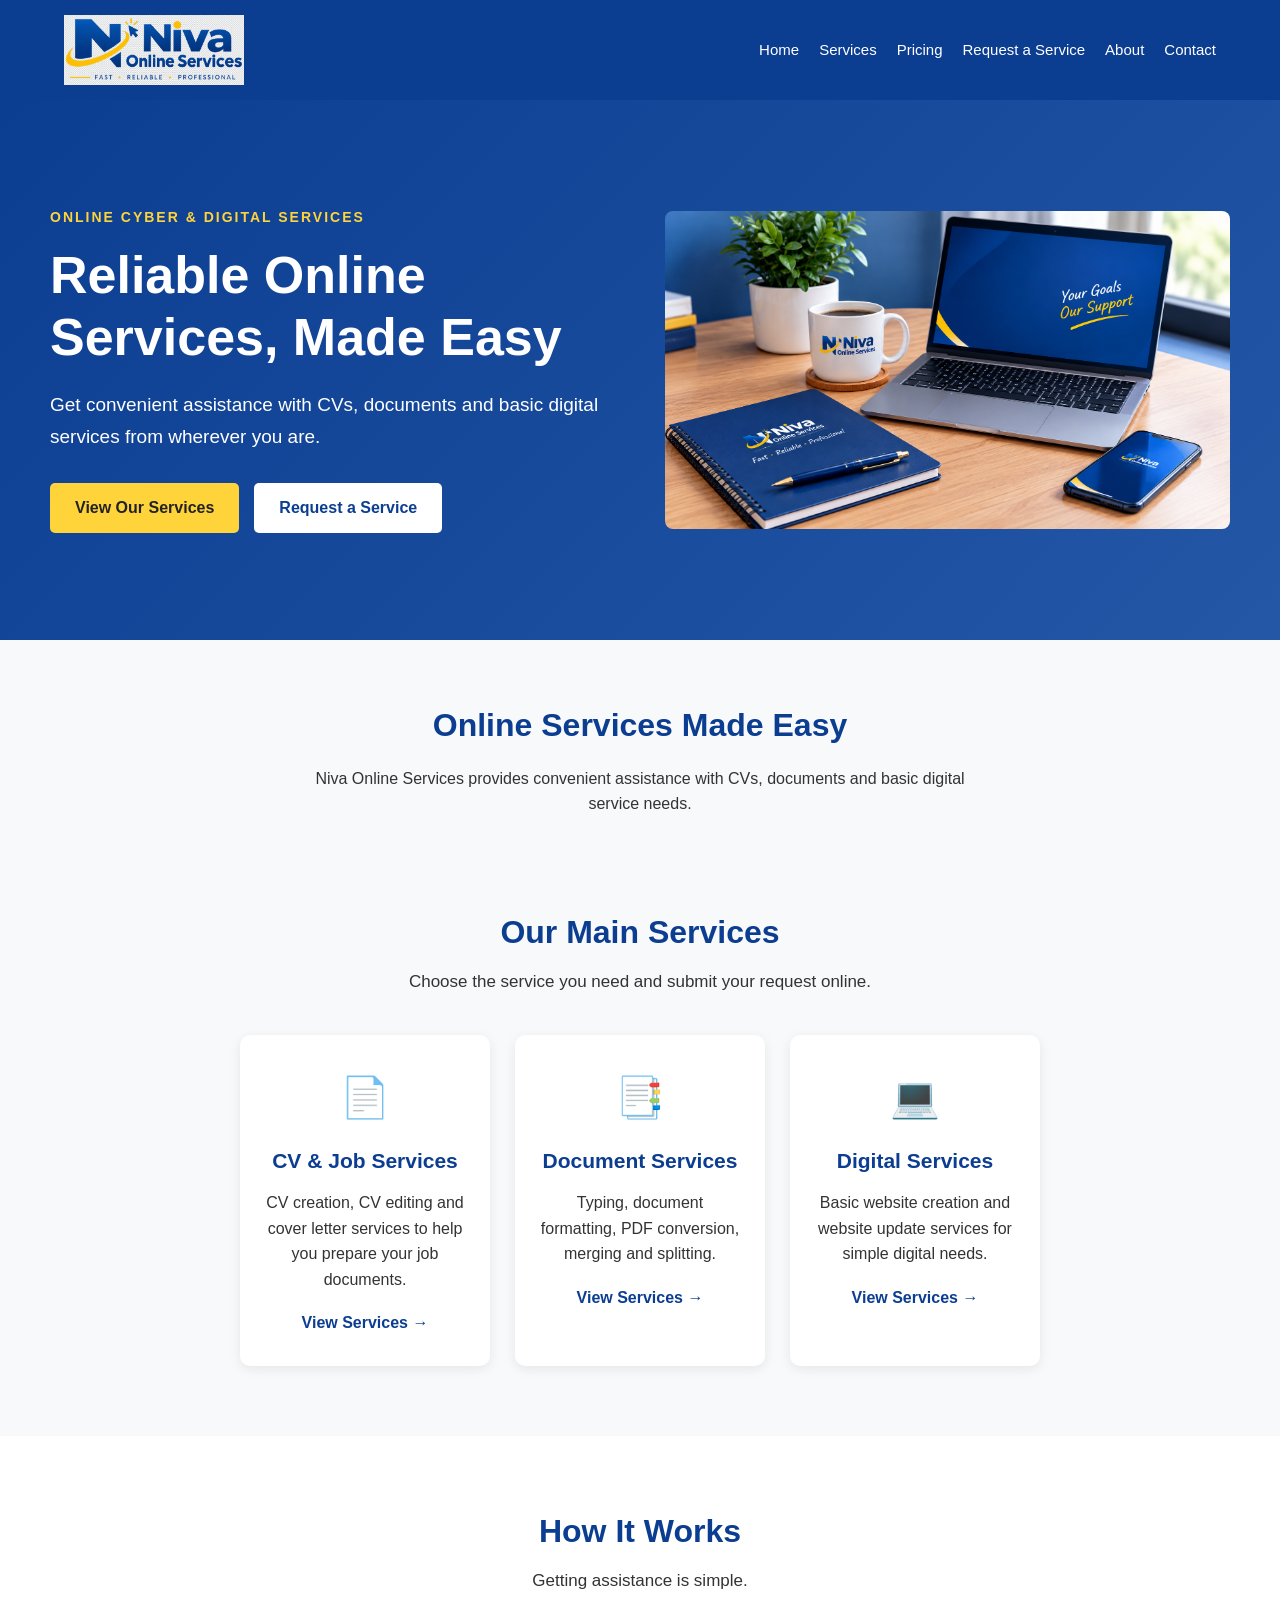
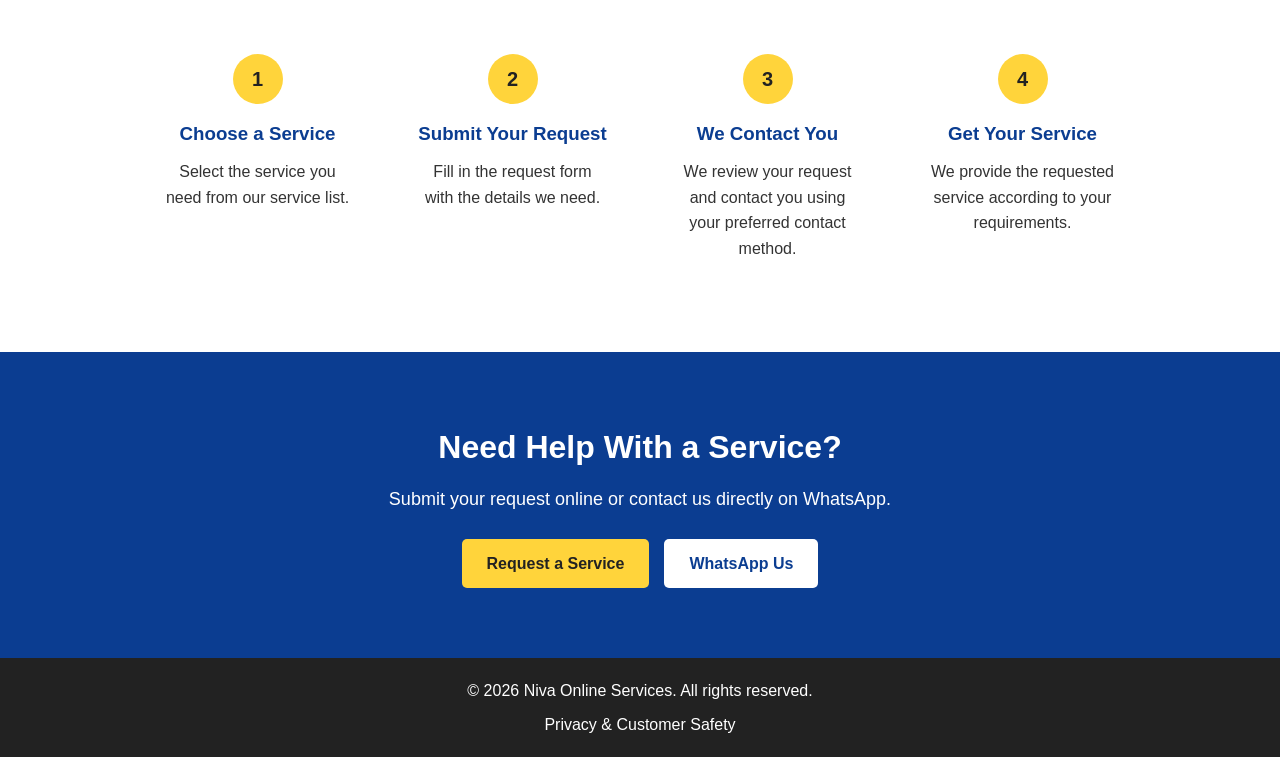
<file: index.html>
<!DOCTYPE html>

<html lang="en">
<head>
    <meta charset="UTF-8">
    <meta name="viewport" content="width=device-width, initial-scale=1.0">


<title>Niva Online Services | Online Cyber & Digital Services</title>

<link rel="stylesheet" href="css/style.css">


</head>

<body>

<header>
    <nav class="navbar">

    <div class="logo">
        <img
            src="images/NIVASERVICES(1).png"
            alt="Niva Online Services"
        >
    </div>

    <ul class="nav-links">
        <li><a href="index.html">Home</a></li>
        <li><a href="services.html">Services</a></li>
        <li><a href="pricing.html">Pricing</a></li>
        <li><a href="request.html">Request a Service</a></li>
        <li><a href="about.html">About</a></li>
        <li><a href="contact.html">Contact</a></li>
    </ul>

</nav>


</header>

<main>


<!-- Hero Section -->
<section class="hero">

    <div class="hero-content">

        <p class="hero-label">ONLINE CYBER & DIGITAL SERVICES</p>

        <h1>Reliable Online Services, Made Easy</h1>

        <p>
            Get convenient assistance with CVs, documents and basic digital
            services from wherever you are.
        </p>

        <div class="hero-buttons">

            <a href="services.html" class="btn btn-primary">
                View Our Services
            </a>

            <a href="request.html" class="btn btn-secondary">
                Request a Service
            </a>

        </div>

    </div>

    <div class="hero-visual">
        <img
            src="images/hero-image.png"
            alt="Niva Online Services workspace"
        >
    </div>

</section>


<!-- Introduction -->
<section class="intro">

    <h2>Online Services Made Easy</h2>

    <p>
        Niva Online Services provides convenient assistance with
        CVs, documents and basic digital service needs.
    </p>

</section>


<!-- Main Services -->
<section class="home-services">

    <div class="section-heading">

        <h2>Our Main Services</h2>

        <p>
            Choose the service you need and submit your request online.
        </p>

    </div>


    <div class="service-cards">

        <!-- CV & Job Services -->
        <div class="service-card">

            <div class="service-icon">📄</div>

            <h3>CV & Job Services</h3>

            <p>
                CV creation, CV editing and cover letter services
                to help you prepare your job documents.
            </p>

            <a href="services.html">
                View Services →
            </a>

        </div>


        <!-- Document Services -->
        <div class="service-card">

            <div class="service-icon">📑</div>

            <h3>Document Services</h3>

            <p>
                Typing, document formatting, PDF conversion,
                merging and splitting.
            </p>

            <a href="services.html">
                View Services →
            </a>

        </div>


        <!-- Digital Services -->
        <div class="service-card">

            <div class="service-icon">💻</div>

            <h3>Digital Services</h3>

            <p>
                Basic website creation and website update
                services for simple digital needs.
            </p>

            <a href="services.html">
                View Services →
            </a>

        </div>

    </div>

</section>


<!-- How It Works -->
<section class="how-it-works">

    <div class="section-heading">

        <h2>How It Works</h2>

        <p>
            Getting assistance is simple.
        </p>

    </div>


    <div class="steps">

        <div class="step">

            <div class="step-number">1</div>

            <h3>Choose a Service</h3>

            <p>
                Select the service you need from our service list.
            </p>

        </div>


        <div class="step">

            <div class="step-number">2</div>

            <h3>Submit Your Request</h3>

            <p>
                Fill in the request form with the details we need.
            </p>

        </div>


        <div class="step">

            <div class="step-number">3</div>

            <h3>We Contact You</h3>

            <p>
                We review your request and contact you using
                your preferred contact method.
            </p>

        </div>


        <div class="step">

            <div class="step-number">4</div>

            <h3>Get Your Service</h3>

            <p>
                We provide the requested service according to
                your requirements.
            </p>

        </div>

    </div>

</section>


<!-- Final Call to Action -->
<section class="home-cta">

    <h2>Need Help With a Service?</h2>

    <p>
        Submit your request online or contact us directly on WhatsApp.
    </p>

    <div class="hero-buttons">

        <a href="request.html" class="btn btn-primary">
            Request a Service
        </a>

        <a
            href="https://wa.me/254794745368?text=Hello%20Niva%20Online%20Services%2C%20I%20would%20like%20to%20enquire%20about%20your%20services."
            class="btn btn-secondary"
            target="_blank"
            rel="noopener noreferrer"
        >
            WhatsApp Us
        </a>

    </div>

</section>


</main>

<footer>


<p>
    &copy; 2026 Niva Online Services. All rights reserved.
</p>

<p class="footer-links">
    <a href="privacy.html">
        Privacy & Customer Safety
    </a>
</p>


</footer>

<script src="js/script.js"></script>

</body>
</html>
</file>
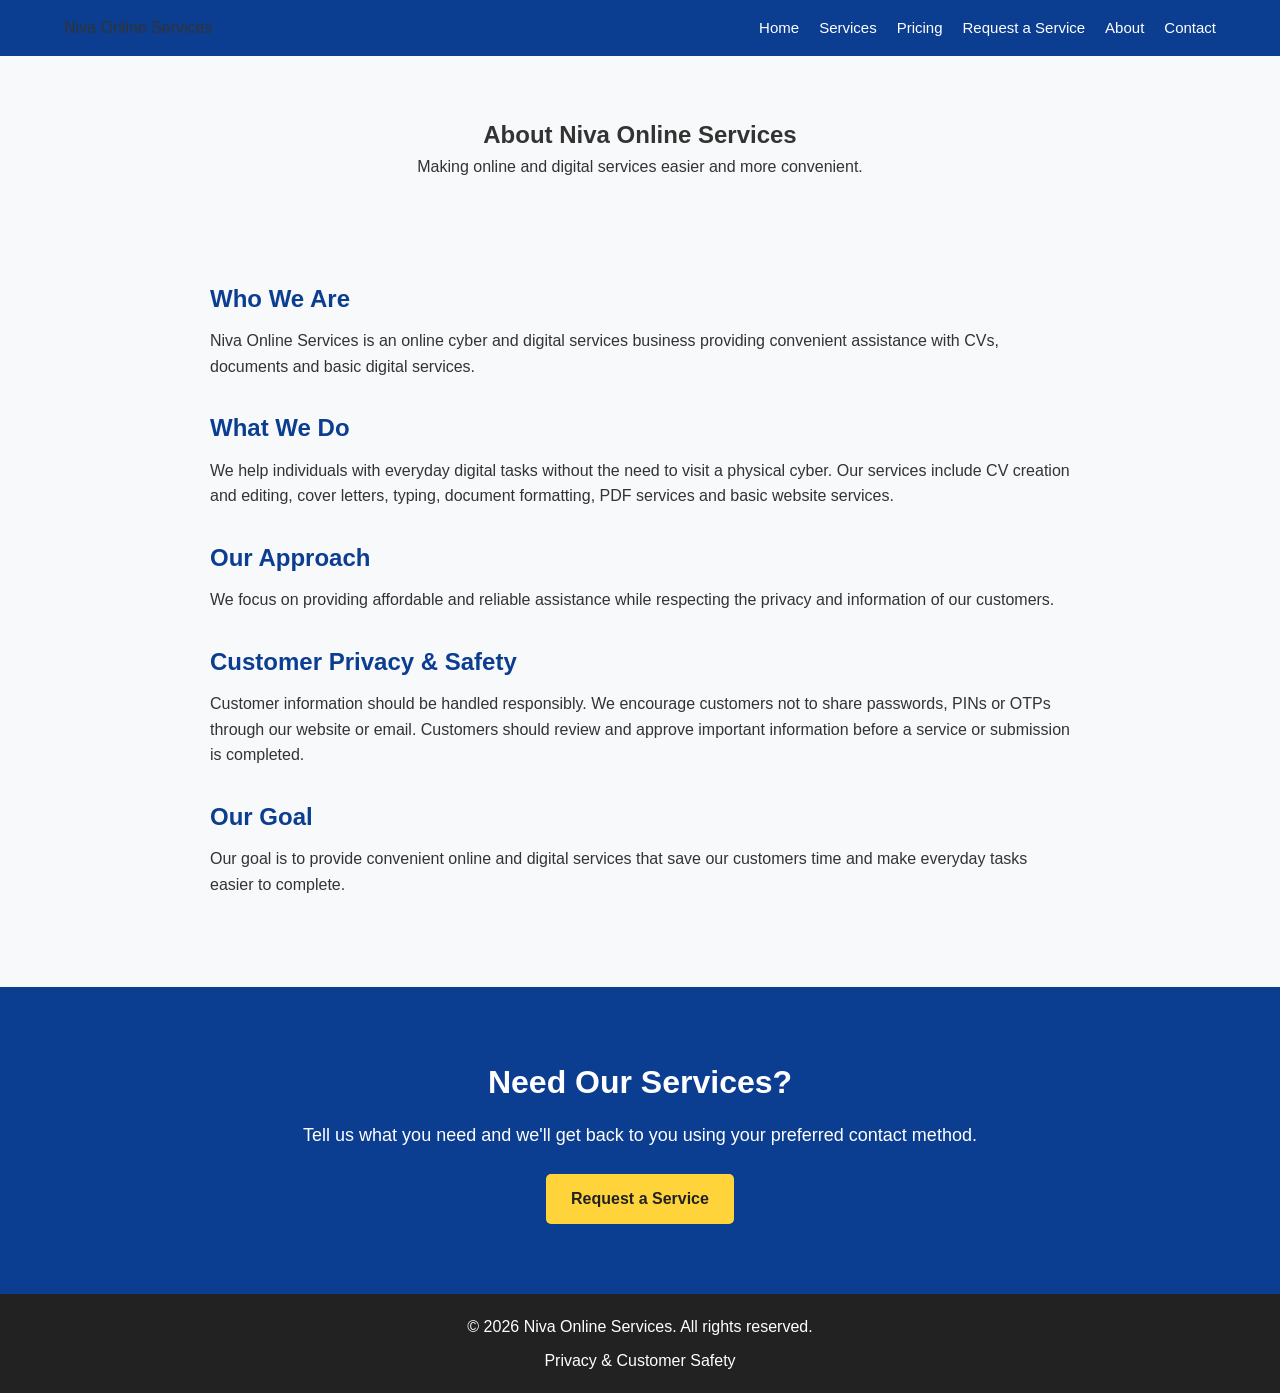
<file: about.html>
<!DOCTYPE html>
<html lang="en">
<head>
    <meta charset="UTF-8">
    <meta name="viewport" content="width=device-width, initial-scale=1.0">

    <title>About Us | Niva Online Services</title>

    <link rel="stylesheet" href="css/style.css">
</head>

<body>

    <header>
        <nav class="navbar">

            <div class="logo">
                Niva Online Services
            </div>

            <ul class="nav-links">
                <li><a href="index.html">Home</a></li>
                <li><a href="services.html">Services</a></li>
                <li><a href="pricing.html">Pricing</a></li>
                <li><a href="request.html">Request a Service</a></li>
                <li><a href="about.html">About</a></li>
                <li><a href="contact.html">Contact</a></li>
            </ul>

        </nav>
    </header>


    <main>

        <!-- Page Introduction -->
        <section class="intro">

            <h1>About Niva Online Services</h1>

            <p>
                Making online and digital services easier and more convenient.
            </p>

        </section>


        <!-- About Content -->
        <section class="about-content">

            <h2>Who We Are</h2>

            <p>
                Niva Online Services is an online cyber and digital services
                business providing convenient assistance with CVs, documents
                and basic digital services.
            </p>


            <h2>What We Do</h2>

            <p>
                We help individuals with everyday digital tasks without the
                need to visit a physical cyber. Our services include CV
                creation and editing, cover letters, typing, document
                formatting, PDF services and basic website services.
            </p>


            <h2>Our Approach</h2>

            <p>
                We focus on providing affordable and reliable assistance
                while respecting the privacy and information of our
                customers.
            </p>


            <h2>Customer Privacy & Safety</h2>

            <p>
                Customer information should be handled responsibly. We
                encourage customers not to share passwords, PINs or OTPs
                through our website or email. Customers should review and
                approve important information before a service or submission
                is completed.
            </p>


            <h2>Our Goal</h2>

            <p>
                Our goal is to provide convenient online and digital services
                that save our customers time and make everyday tasks easier
                to complete.
            </p>

        </section>


        <!-- Call to Action -->
        <section class="home-cta">

            <h2>Need Our Services?</h2>

            <p>
                Tell us what you need and we'll get back to you using
                your preferred contact method.
            </p>

            <a href="request.html" class="btn">
                Request a Service
            </a>

        </section>

    </main>


    <footer>

        <p>
            &copy; 2026 Niva Online Services. All rights reserved.
        </p>

        <p class="footer-links">
            <a href="privacy.html">
                Privacy & Customer Safety
            </a>
        </p>

    </footer>


    <script src="js/script.js"></script>

</body>
</html>
</file>
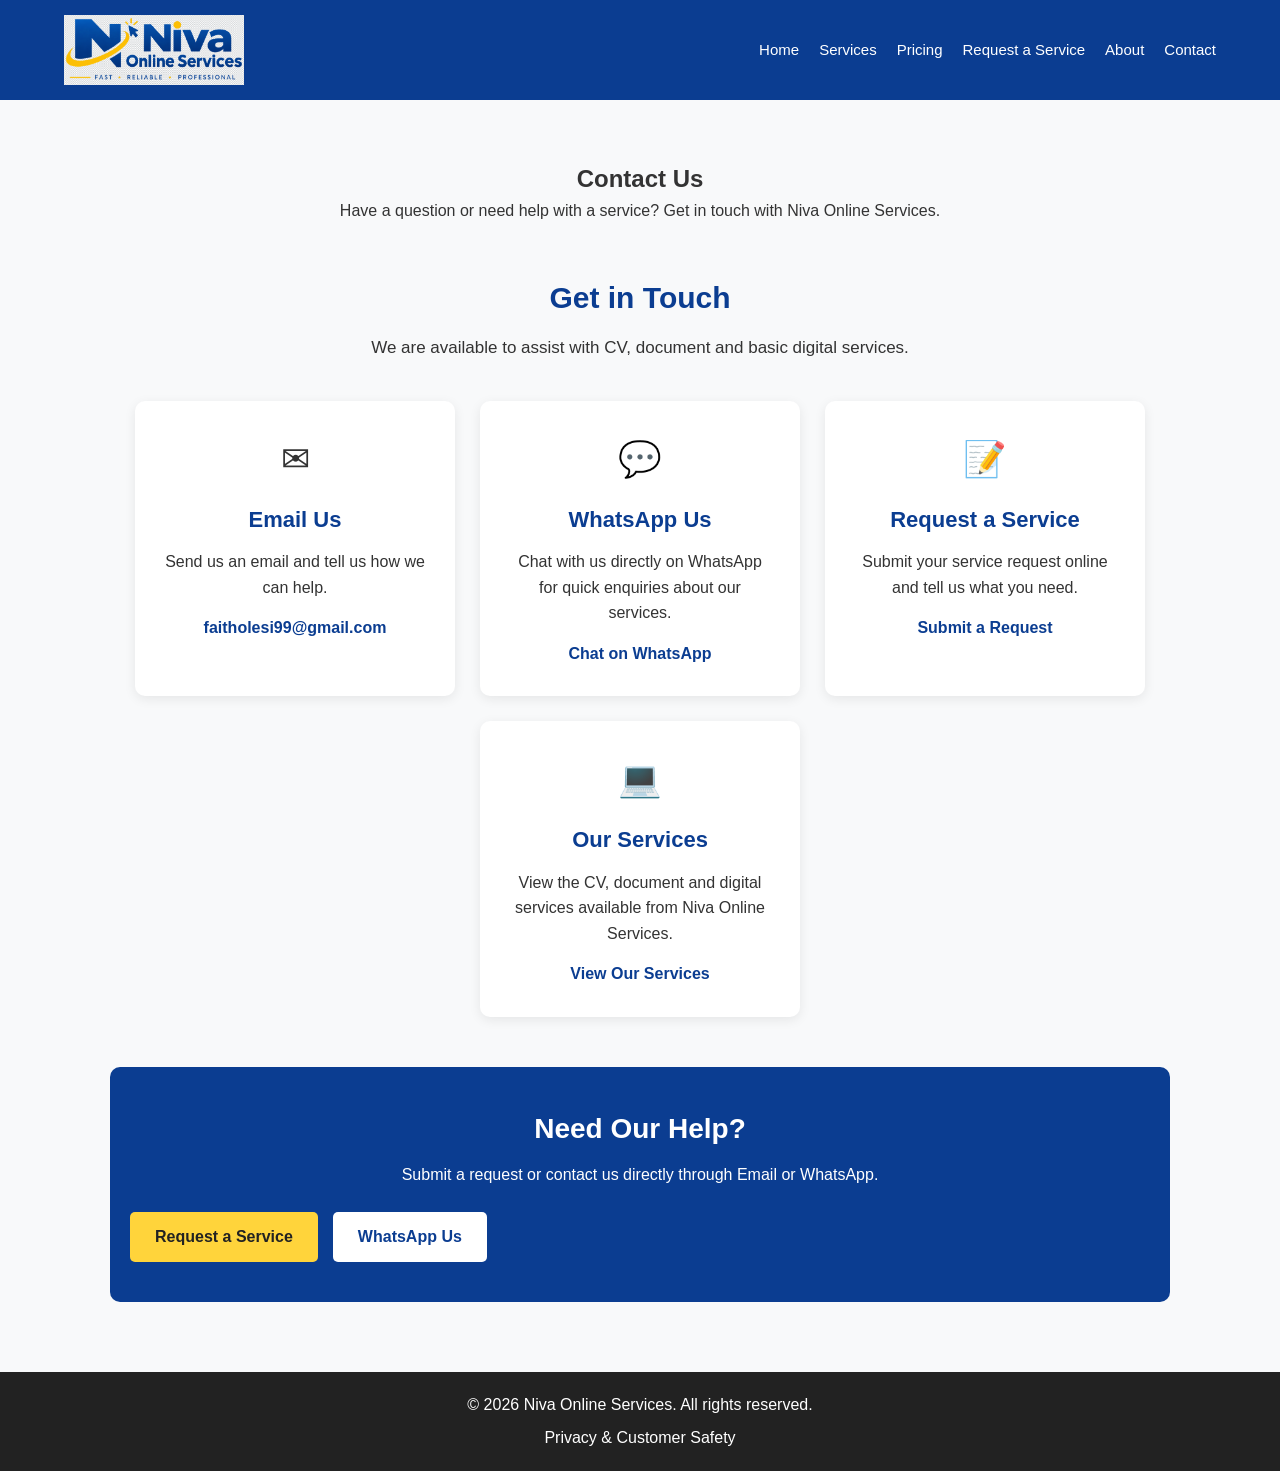
<file: contact.html>
<!DOCTYPE html>

<html lang="en">
<head>
    <meta charset="UTF-8">
    <meta name="viewport" content="width=device-width, initial-scale=1.0">


<title>Contact Us | Niva Online Services</title>

<link rel="stylesheet" href="css/style.css">


</head>

<body>

<header>
    <nav class="navbar">

        <div class="logo">
            <img
                src="images/NIVASERVICES(1).png"
                alt="Niva Online Services"
            >
        </div>

        <ul class="nav-links">
            <li><a href="index.html">Home</a></li>
            <li><a href="services.html">Services</a></li>
            <li><a href="pricing.html">Pricing</a></li>
            <li><a href="request.html">Request a Service</a></li>
            <li><a href="about.html">About</a></li>
            <li><a href="contact.html">Contact</a></li>
        </ul>

    </nav>
</header>


<main>

    <section class="intro">

        <h1>Contact Us</h1>

        <p>
            Have a question or need help with a service?
            Get in touch with Niva Online Services.
        </p>

    </section>


    <section class="contact-section">

        <div class="contact-intro">

            <h2>Get in Touch</h2>

            <p>
                We are available to assist with CV, document and
                basic digital services.
            </p>

        </div>


        <div class="contact-cards">

            <!-- Email -->
            <div class="contact-card">

                <div class="contact-icon">✉</div>

                <h3>Email Us</h3>

                <p>
                    Send us an email and tell us how we can help.
                </p>

                <a href="mailto:faitholesi99@gmail.com">
                    faitholesi99@gmail.com
                </a>

            </div>


            <!-- WhatsApp -->
            <div class="contact-card">

                <div class="contact-icon">💬</div>

                <h3>WhatsApp Us</h3>

                <p>
                    Chat with us directly on WhatsApp for quick
                    enquiries about our services.
                </p>

                <a
                    href="https://wa.me/254794745368?text=Hello%20Niva%20Online%20Services%2C%20I%20would%20like%20to%20enquire%20about%20your%20services."
                    class="contact-link"
                    target="_blank"
                    rel="noopener noreferrer"
                >
                    Chat on WhatsApp
                </a>

            </div>


            <!-- Request a Service -->
            <div class="contact-card">

                <div class="contact-icon">📝</div>

                <h3>Request a Service</h3>

                <p>
                    Submit your service request online and tell us
                    what you need.
                </p>

                <a href="request.html" class="contact-link">
                    Submit a Request
                </a>

            </div>


            <!-- Our Services -->
            <div class="contact-card">

                <div class="contact-icon">💻</div>

                <h3>Our Services</h3>

                <p>
                    View the CV, document and digital services
                    available from Niva Online Services.
                </p>

                <a href="services.html" class="contact-link">
                    View Our Services
                </a>

            </div>

        </div>


        <div class="contact-cta">

            <h2>Need Our Help?</h2>

            <p>
                Submit a request or contact us directly through
                Email or WhatsApp.
            </p>

            <div class="hero-buttons">

                <a href="request.html" class="btn btn-primary">
                    Request a Service
                </a>

                <a
                    href="https://wa.me/254794745368?text=Hello%20Niva%20Online%20Services%2C%20I%20would%20like%20to%20enquire%20about%20your%20services."
                    class="btn btn-secondary"
                    target="_blank"
                    rel="noopener noreferrer"
                >
                    WhatsApp Us
                </a>

            </div>

        </div>

    </section>

</main>


<footer>

    <p>
        &copy; 2026 Niva Online Services. All rights reserved.
    </p>

    <p class="footer-links">
        <a href="privacy.html">
            Privacy & Customer Safety
        </a>
    </p>

</footer>


<script src="js/script.js"></script>


</body>
</html>
</file>
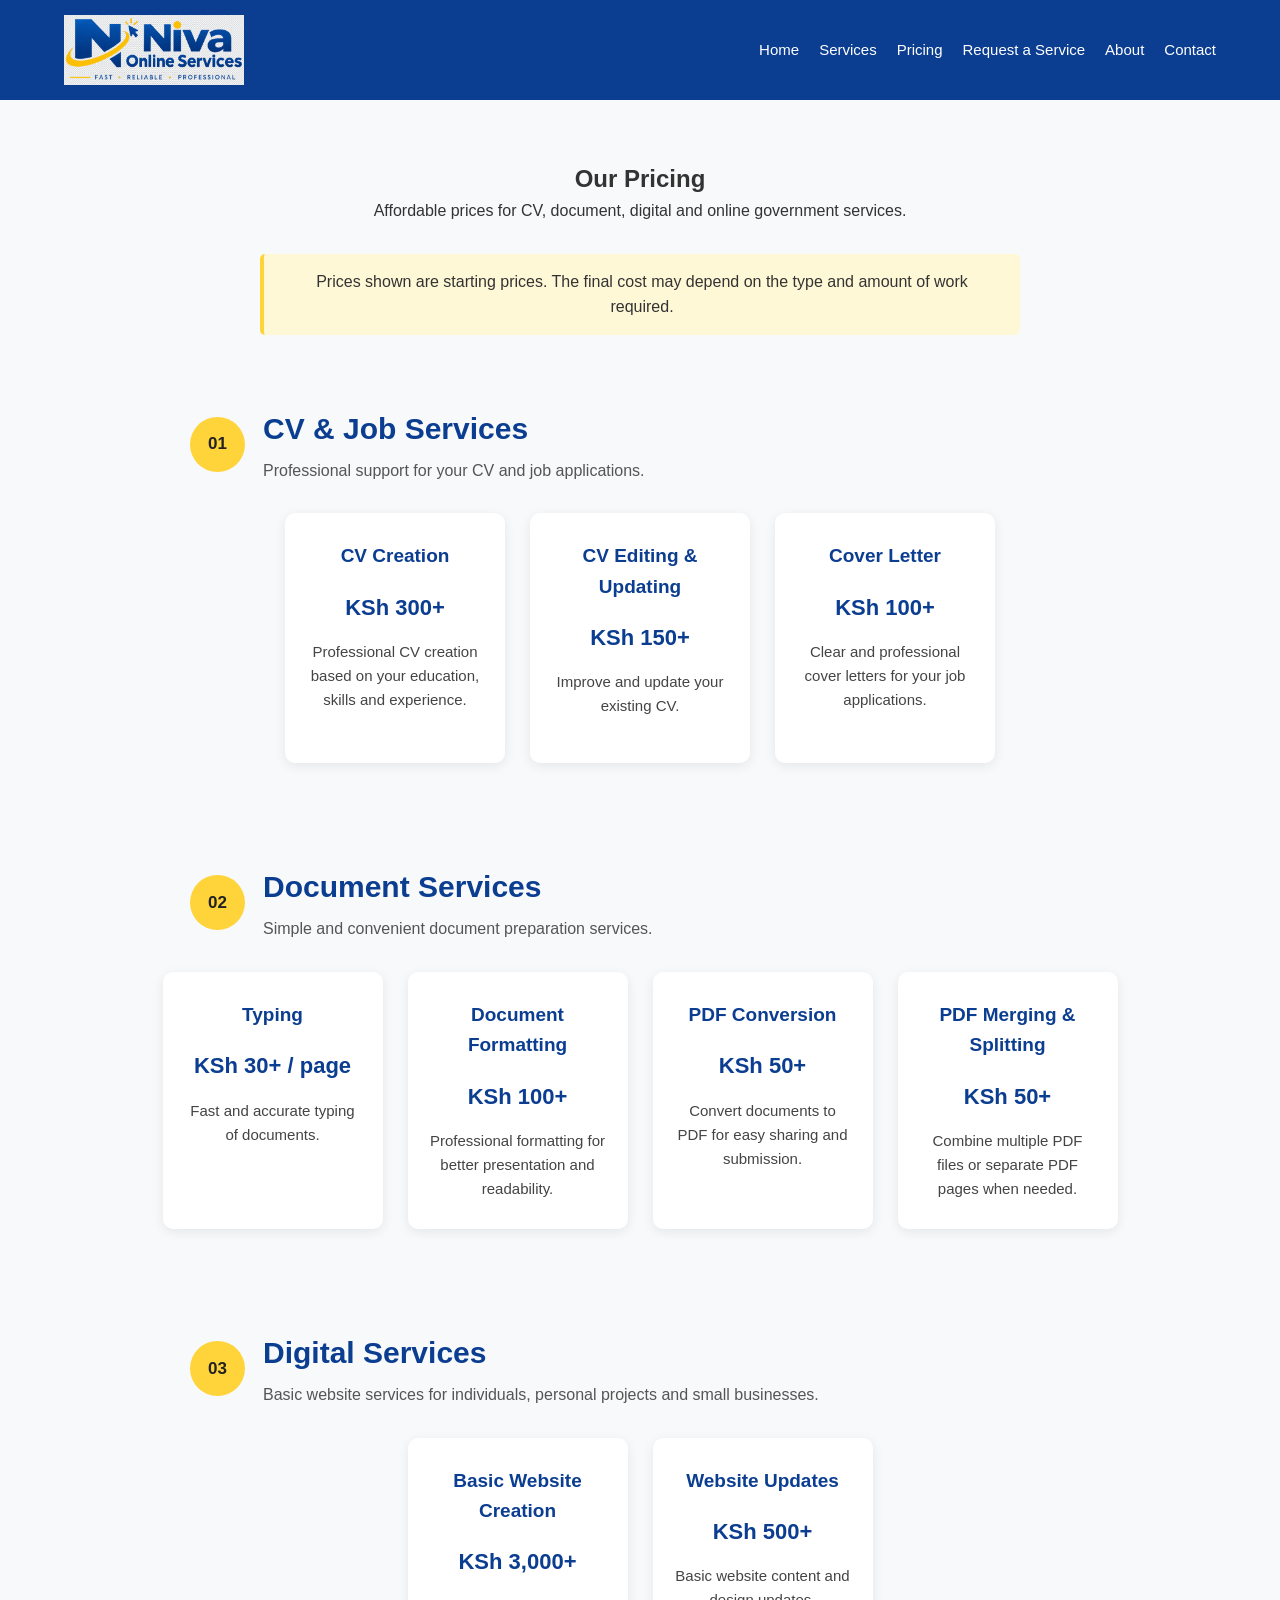
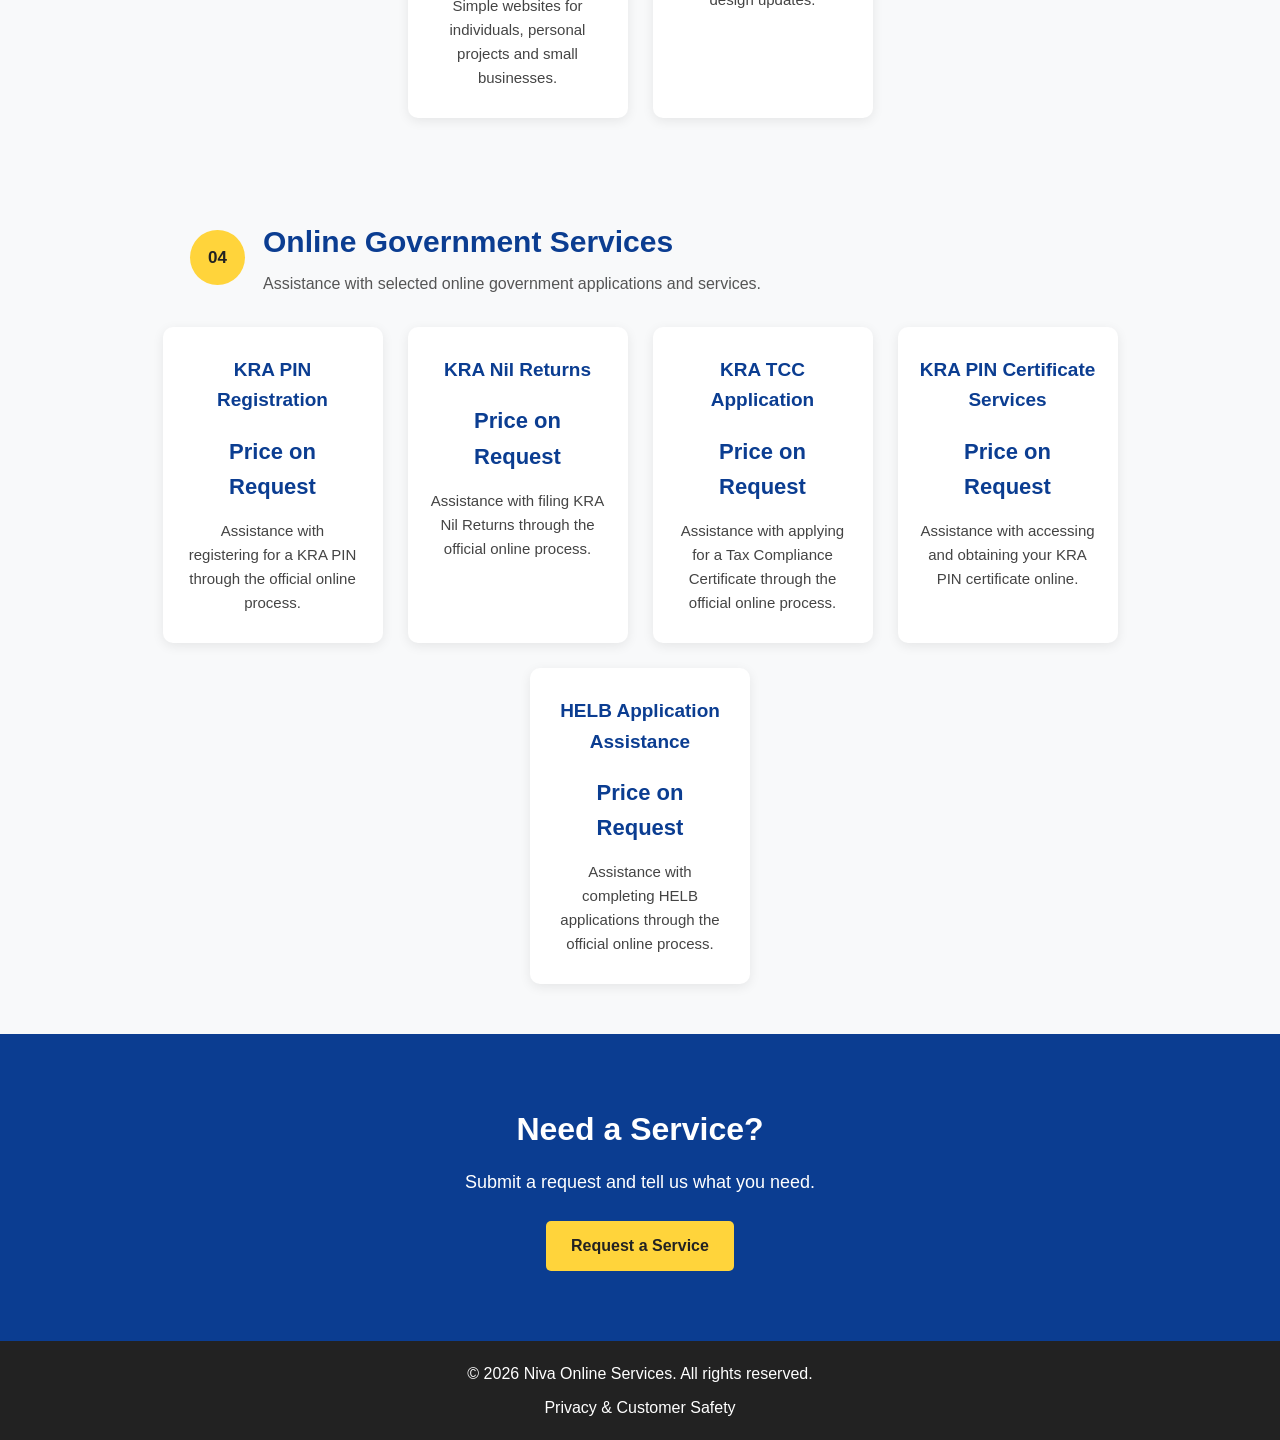
<file: pricing.html>
<!DOCTYPE html>
<html lang="en">
<head>
    <meta charset="UTF-8">
    <meta name="viewport" content="width=device-width, initial-scale=1.0">

    <title>Pricing | Niva Online Services</title>

    <link rel="stylesheet" href="css/style.css">
</head>

<body>

    <header>
        <nav class="navbar">

            <div class="logo">
                <img
                    src="images/NIVASERVICES(1).png"
                    alt="Niva Online Services"
                >
            </div>

            <ul class="nav-links">
                <li><a href="index.html">Home</a></li>
                <li><a href="services.html">Services</a></li>
                <li><a href="pricing.html">Pricing</a></li>
                <li><a href="request.html">Request a Service</a></li>
                <li><a href="about.html">About</a></li>
                <li><a href="contact.html">Contact</a></li>
            </ul>

        </nav>
    </header>


    <main>

        <!-- Page Introduction -->
        <section class="intro">

            <h1>Our Pricing</h1>

            <p>
                Affordable prices for CV, document, digital and
                online government services.
            </p>

        </section>


        <!-- Pricing Note -->
        <section class="pricing-note">

            <p>
                Prices shown are starting prices. The final cost may
                depend on the type and amount of work required.
            </p>

        </section>


        <!-- CV & Job Services -->
        <section class="pricing-section">

            <div class="pricing-heading">

                <span class="service-number">01</span>

                <div>
                    <h2>CV & Job Services</h2>

                    <p>
                        Professional support for your CV and job applications.
                    </p>
                </div>

            </div>


            <div class="pricing-cards">

                <div class="pricing-card">

                    <h3>CV Creation</h3>

                    <div class="price">
                        KSh 300+
                    </div>

                    <p>
                        Professional CV creation based on your
                        education, skills and experience.
                    </p>

                </div>


                <div class="pricing-card">

                    <h3>CV Editing & Updating</h3>

                    <div class="price">
                        KSh 150+
                    </div>

                    <p>
                        Improve and update your existing CV.
                    </p>

                </div>


                <div class="pricing-card">

                    <h3>Cover Letter</h3>

                    <div class="price">
                        KSh 100+
                    </div>

                    <p>
                        Clear and professional cover letters for
                        your job applications.
                    </p>

                </div>

            </div>

        </section>


        <!-- Document Services -->
        <section class="pricing-section">

            <div class="pricing-heading">

                <span class="service-number">02</span>

                <div>
                    <h2>Document Services</h2>

                    <p>
                        Simple and convenient document preparation services.
                    </p>

                </div>

            </div>


            <div class="pricing-cards">

                <div class="pricing-card">

                    <h3>Typing</h3>

                    <div class="price">
                        KSh 30+ / page
                    </div>

                    <p>
                        Fast and accurate typing of documents.
                    </p>

                </div>


                <div class="pricing-card">

                    <h3>Document Formatting</h3>

                    <div class="price">
                        KSh 100+
                    </div>

                    <p>
                        Professional formatting for better presentation
                        and readability.
                    </p>

                </div>


                <div class="pricing-card">

                    <h3>PDF Conversion</h3>

                    <div class="price">
                        KSh 50+
                    </div>

                    <p>
                        Convert documents to PDF for easy sharing
                        and submission.
                    </p>

                </div>


                <div class="pricing-card">

                    <h3>PDF Merging & Splitting</h3>

                    <div class="price">
                        KSh 50+
                    </div>

                    <p>
                        Combine multiple PDF files or separate
                        PDF pages when needed.
                    </p>

                </div>

            </div>

        </section>


        <!-- Digital Services -->
        <section class="pricing-section">

            <div class="pricing-heading">

                <span class="service-number">03</span>

                <div>
                    <h2>Digital Services</h2>

                    <p>
                        Basic website services for individuals,
                        personal projects and small businesses.
                    </p>

                </div>

            </div>


            <div class="pricing-cards">

                <div class="pricing-card">

                    <h3>Basic Website Creation</h3>

                    <div class="price">
                        KSh 3,000+
                    </div>

                    <p>
                        Simple websites for individuals, personal
                        projects and small businesses.
                    </p>

                </div>


                <div class="pricing-card">

                    <h3>Website Updates</h3>

                    <div class="price">
                        KSh 500+
                    </div>

                    <p>
                        Basic website content and design updates.
                    </p>

                </div>

            </div>

        </section>


        <!-- Online Government Services -->
        <section class="pricing-section">

            <div class="pricing-heading">

                <span class="service-number">04</span>

                <div>
                    <h2>Online Government Services</h2>

                    <p>
                        Assistance with selected online government
                        applications and services.
                    </p>

                </div>

            </div>


            <div class="pricing-cards">

                <div class="pricing-card">

                    <h3>KRA PIN Registration</h3>

                    <div class="price">
                        Price on Request
                    </div>

                    <p>
                        Assistance with registering for a KRA PIN
                        through the official online process.
                    </p>

                </div>


                <div class="pricing-card">

                    <h3>KRA Nil Returns</h3>

                    <div class="price">
                        Price on Request
                    </div>

                    <p>
                        Assistance with filing KRA Nil Returns
                        through the official online process.
                    </p>

                </div>


                <div class="pricing-card">

                    <h3>KRA TCC Application</h3>

                    <div class="price">
                        Price on Request
                    </div>

                    <p>
                        Assistance with applying for a Tax Compliance
                        Certificate through the official online process.
                    </p>

                </div>


                <div class="pricing-card">

                    <h3>KRA PIN Certificate Services</h3>

                    <div class="price">
                        Price on Request
                    </div>

                    <p>
                        Assistance with accessing and obtaining your
                        KRA PIN certificate online.
                    </p>

                </div>


                <div class="pricing-card">

                    <h3>HELB Application Assistance</h3>

                    <div class="price">
                        Price on Request
                    </div>

                    <p>
                        Assistance with completing HELB applications
                        through the official online process.
                    </p>

                </div>

            </div>

        </section>


        <!-- Call to Action -->
        <section class="home-cta">

            <h2>Need a Service?</h2>

            <p>
                Submit a request and tell us what you need.
            </p>

            <a href="request.html" class="btn">
                Request a Service
            </a>

        </section>

    </main>


    <footer>

        <p>
            &copy; 2026 Niva Online Services. All rights reserved.
        </p>

        <p class="footer-links">
            <a href="privacy.html">
                Privacy & Customer Safety
            </a>
        </p>

    </footer>


    <script src="js/script.js"></script>

</body>
</html>
</file>
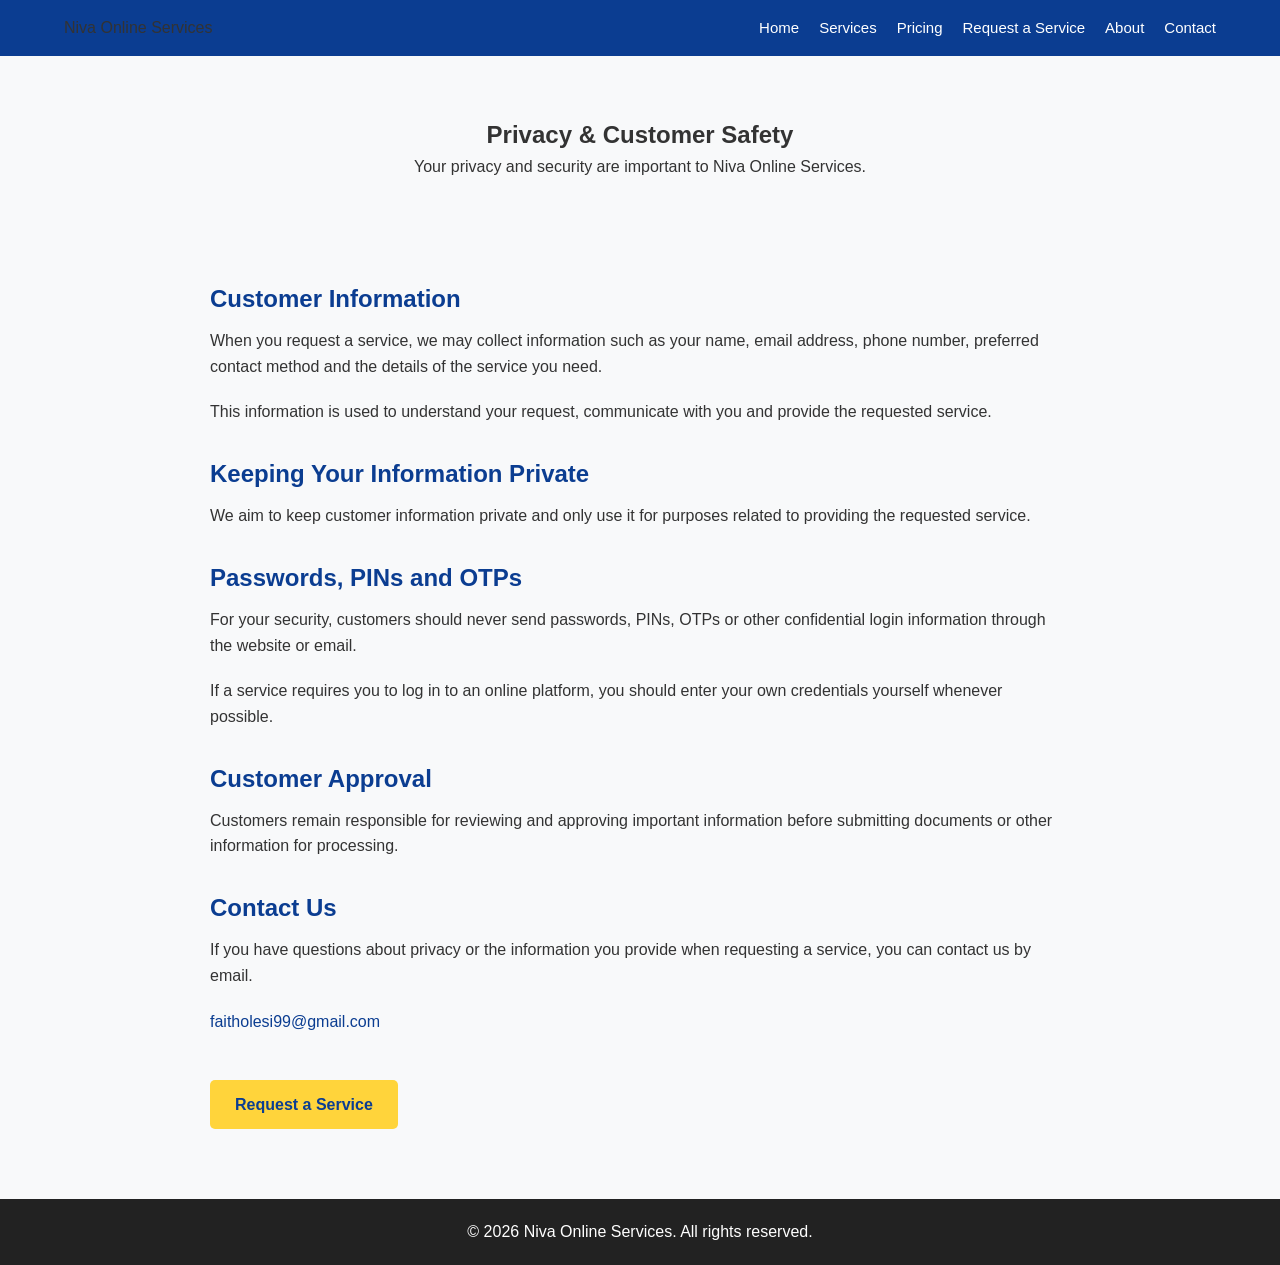
<file: privacy.html>
<!DOCTYPE html>
<html lang="en">
<head>
    <meta charset="UTF-8">
    <meta name="viewport" content="width=device-width, initial-scale=1.0">

    <title>Privacy & Customer Safety | Niva Online Services</title>

    <link rel="stylesheet" href="css/style.css">
</head>

<body>

    <header>
        <nav class="navbar">

            <div class="logo">
                Niva Online Services
            </div>

            <ul class="nav-links">
                <li><a href="index.html">Home</a></li>
                <li><a href="services.html">Services</a></li>
                <li><a href="pricing.html">Pricing</a></li>
                <li><a href="request.html">Request a Service</a></li>
                <li><a href="about.html">About</a></li>
                <li><a href="contact.html">Contact</a></li>
            </ul>

        </nav>
    </header>


    <main>

        <section class="intro">

            <h1>Privacy & Customer Safety</h1>

            <p>
                Your privacy and security are important to Niva Online Services.
            </p>

        </section>


        <section class="about-content">

            <h2>Customer Information</h2>

            <p>
                When you request a service, we may collect information such as
                your name, email address, phone number, preferred contact method
                and the details of the service you need.
            </p>

            <p>
                This information is used to understand your request, communicate
                with you and provide the requested service.
            </p>


            <h2>Keeping Your Information Private</h2>

            <p>
                We aim to keep customer information private and only use it
                for purposes related to providing the requested service.
            </p>


            <h2>Passwords, PINs and OTPs</h2>

            <p>
                For your security, customers should never send passwords,
                PINs, OTPs or other confidential login information through
                the website or email.
            </p>

            <p>
                If a service requires you to log in to an online platform,
                you should enter your own credentials yourself whenever
                possible.
            </p>


            <h2>Customer Approval</h2>

            <p>
                Customers remain responsible for reviewing and approving
                important information before submitting documents or other
                information for processing.
            </p>


            <h2>Contact Us</h2>

            <p>
                If you have questions about privacy or the information you
                provide when requesting a service, you can contact us by email.
            </p>

            <p>
                <a href="mailto:faitholesi99@gmail.com">
                    faitholesi99@gmail.com
                </a>
            </p>


            <br>

            <a href="request.html" class="btn">
                Request a Service
            </a>

        </section>

    </main>


    <footer>
        <p>&copy; 2026 Niva Online Services. All rights reserved.</p>
    </footer>


    <script src="js/script.js"></script>

</body>
</html>
</file>
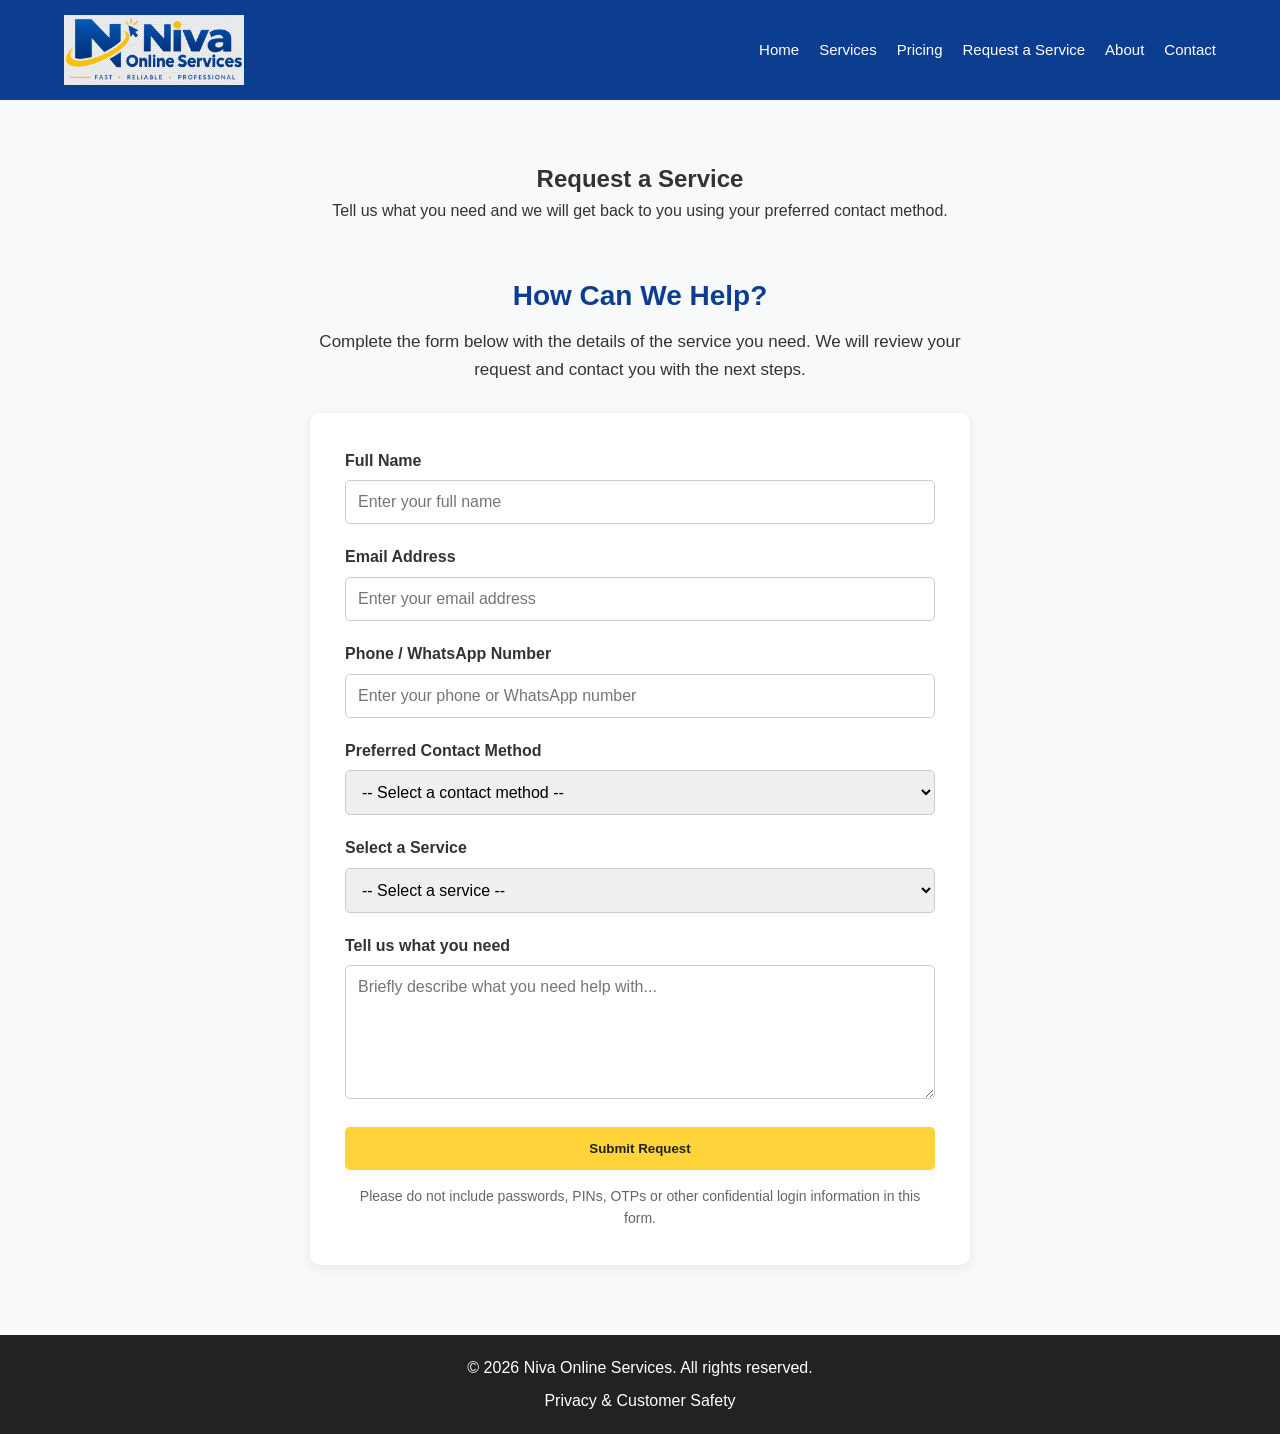
<file: request.html>
<!DOCTYPE html>
<html lang="en">
<head>
    <meta charset="UTF-8">
    <meta name="viewport" content="width=device-width, initial-scale=1.0">

    <title>Request a Service | Niva Online Services</title>

    <link rel="stylesheet" href="css/style.css">
</head>

<body>

    <header>
        <nav class="navbar">

            <div class="logo">
                <img
                    src="images/NIVASERVICES(1).png"
                    alt="Niva Online Services"
                >
            </div>

            <ul class="nav-links">
                <li><a href="index.html">Home</a></li>
                <li><a href="services.html">Services</a></li>
                <li><a href="pricing.html">Pricing</a></li>
                <li><a href="request.html">Request a Service</a></li>
                <li><a href="about.html">About</a></li>
                <li><a href="contact.html">Contact</a></li>
            </ul>

        </nav>
    </header>


    <main>

        <section class="intro">

            <h1>Request a Service</h1>

            <p>
                Tell us what you need and we will get back to you using
                your preferred contact method.
            </p>

        </section>


        <section class="request-section">

            <div class="request-intro">

                <h2>How Can We Help?</h2>

                <p>
                    Complete the form below with the details of the service
                    you need. We will review your request and contact you
                    with the next steps.
                </p>

            </div>


            <form id="service-form">

                <div class="form-group">

                    <label for="name">Full Name</label>

                    <input
                        type="text"
                        id="name"
                        name="name"
                        placeholder="Enter your full name"
                        required
                    >

                </div>


                <div class="form-group">

                    <label for="email">Email Address</label>

                    <input
                        type="email"
                        id="email"
                        name="email"
                        placeholder="Enter your email address"
                        required
                    >

                </div>


                <div class="form-group">

                    <label for="phone">Phone / WhatsApp Number</label>

                    <input
                        type="tel"
                        id="phone"
                        name="phone"
                        placeholder="Enter your phone or WhatsApp number"
                        required
                    >

                </div>


                <div class="form-group">

                    <label for="contact-method">
                        Preferred Contact Method
                    </label>

                    <select
                        id="contact-method"
                        name="contact_method"
                        required
                    >

                        <option value="">
                            -- Select a contact method --
                        </option>

                        <option value="Email">
                            Email
                        </option>

                        <option value="WhatsApp">
                            WhatsApp
                        </option>

                        <option value="Either">
                            Either
                        </option>

                    </select>

                </div>


                <div class="form-group">

                    <label for="service">Select a Service</label>

                    <select
                        id="service"
                        name="service"
                        required
                    >

                        <option value="">
                            -- Select a service --
                        </option>


                        <!-- CV & Job Services -->

                        <option value="cv-creation">
                            CV Creation
                        </option>

                        <option value="cv-editing">
                            CV Editing & Updating
                        </option>

                        <option value="cover-letter">
                            Cover Letter
                        </option>


                        <!-- Document Services -->

                        <option value="typing">
                            Typing
                        </option>

                        <option value="document-formatting">
                            Document Formatting
                        </option>

                        <option value="pdf">
                            PDF Conversion
                        </option>

                        <option value="pdf-merging">
                            PDF Merging & Splitting
                        </option>


                        <!-- Digital Services -->

                        <option value="website">
                            Basic Website Creation
                        </option>

                        <option value="website-updates">
                            Website Updates
                        </option>


                        <!-- Online Government Services -->

                        <option value="kra-pin-registration">
                            KRA PIN Registration
                        </option>

                        <option value="kra-nil-returns">
                            KRA Nil Returns
                        </option>

                        <option value="kra-tcc">
                            KRA TCC Application
                        </option>

                        <option value="kra-pin-certificate">
                            KRA PIN Certificate Services
                        </option>

                        <option value="helb-application">
                            HELB Application Assistance
                        </option>

                    </select>

                </div>


                <div class="form-group">

                    <label for="message">
                        Tell us what you need
                    </label>

                    <textarea
                        id="message"
                        name="message"
                        rows="6"
                        placeholder="Briefly describe what you need help with..."
                        required
                    ></textarea>

                </div>


                <button type="submit" class="btn">
                    Submit Request
                </button>


                <p class="form-note">
                    Please do not include passwords, PINs, OTPs or other
                    confidential login information in this form.
                </p>

            </form>


            <div id="form-message" class="form-message"></div>

        </section>

    </main>


    <footer>

        <p>
            &copy; 2026 Niva Online Services. All rights reserved.
        </p>

        <p class="footer-links">
            <a href="privacy.html">
                Privacy & Customer Safety
            </a>
        </p>

    </footer>


    <script src="js/script.js"></script>

</body>
</html>
</file>
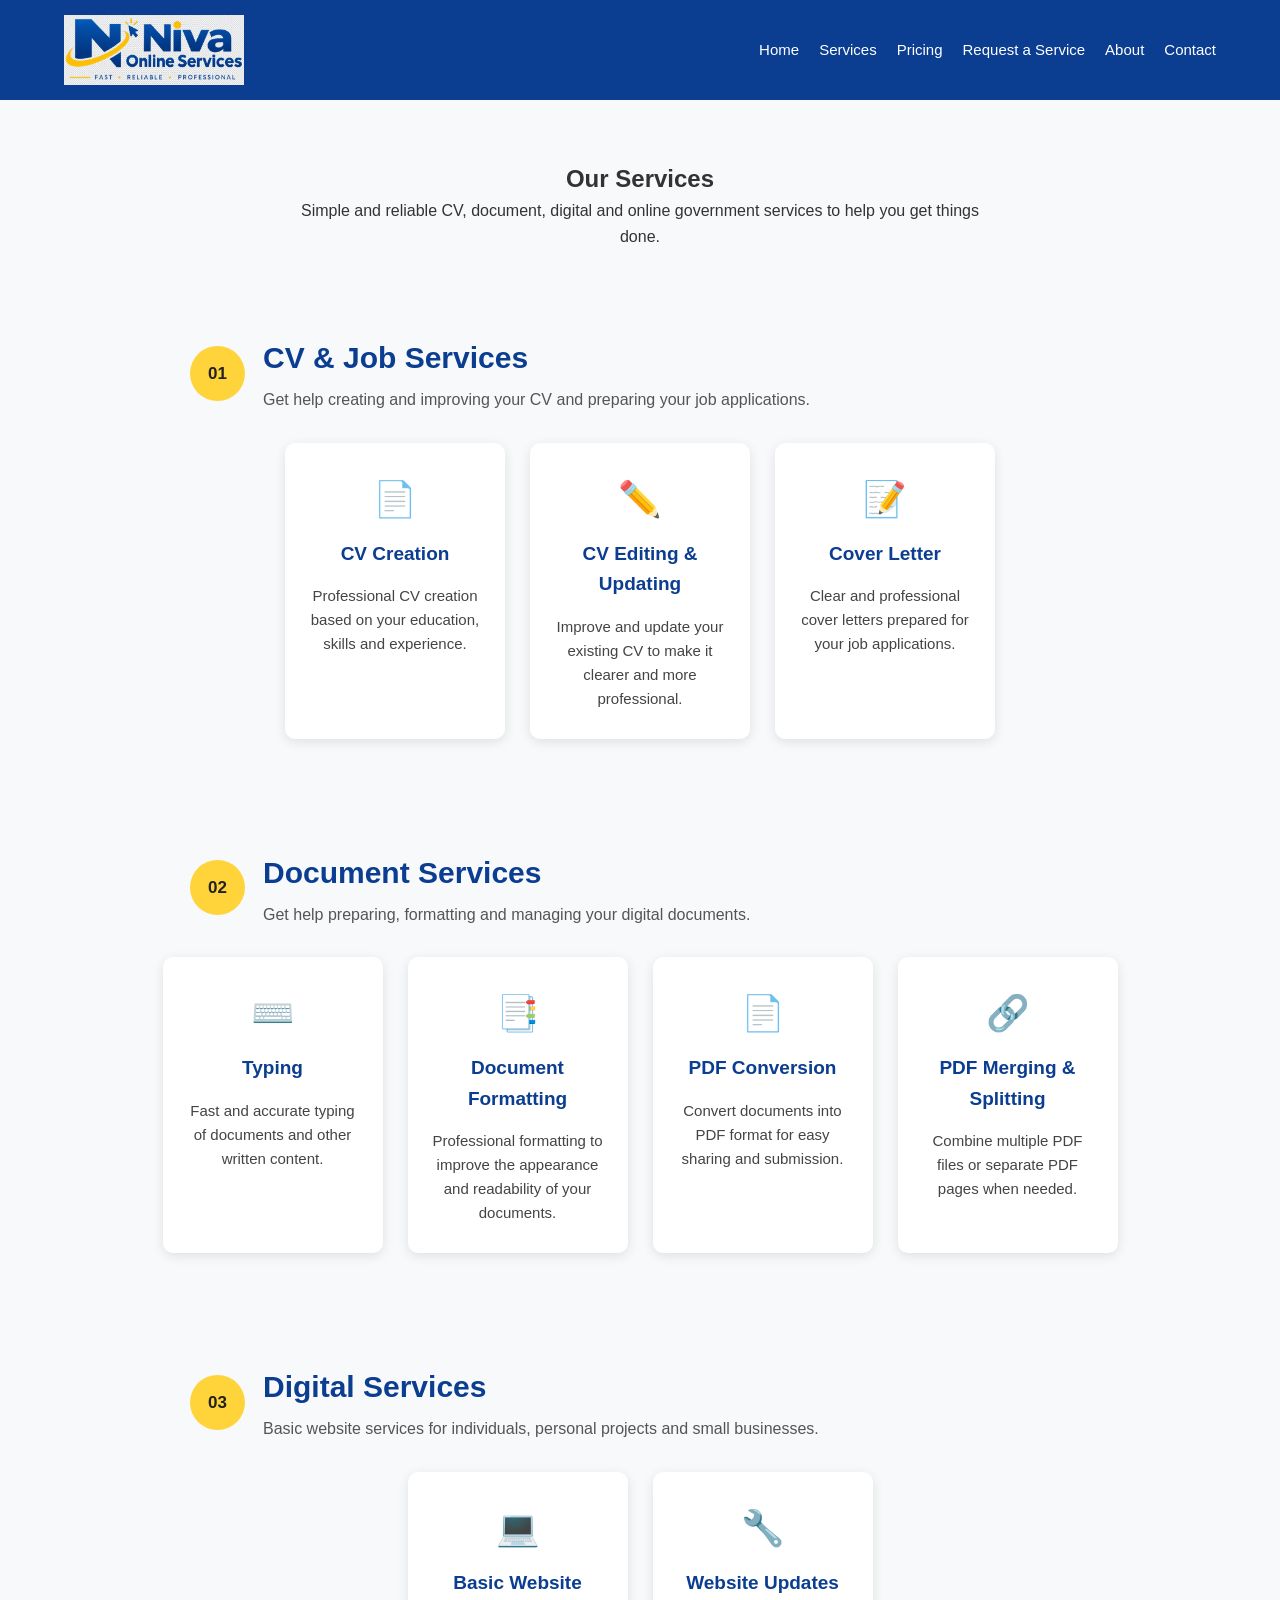
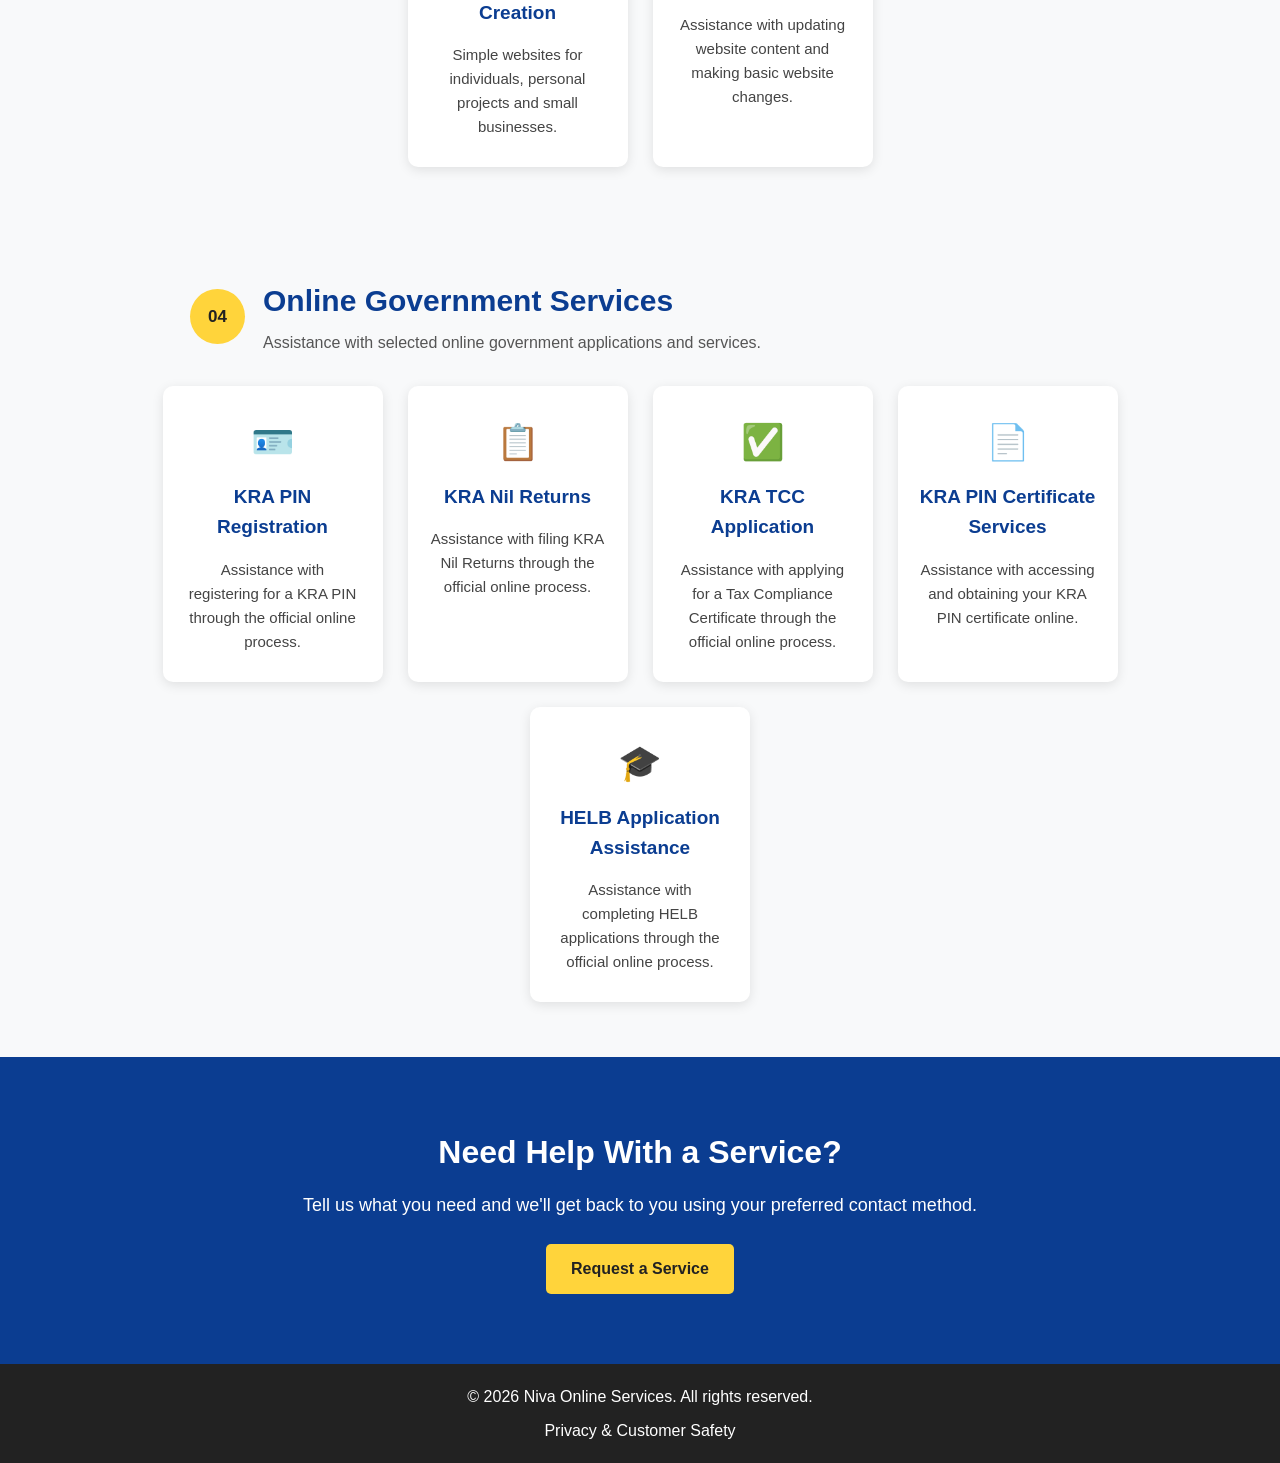
<file: services.html>
<!DOCTYPE html>
<html lang="en">
<head>
    <meta charset="UTF-8">
    <meta name="viewport" content="width=device-width, initial-scale=1.0">

    <title>Services | Niva Online Services</title>

    <link rel="stylesheet" href="css/style.css">
</head>

<body>

    <header>
        <nav class="navbar">

            <div class="logo">
                <img
                    src="images/NIVASERVICES(1).png"
                    alt="Niva Online Services"
                >
            </div>

            <ul class="nav-links">
                <li><a href="index.html">Home</a></li>
                <li><a href="services.html">Services</a></li>
                <li><a href="pricing.html">Pricing</a></li>
                <li><a href="request.html">Request a Service</a></li>
                <li><a href="about.html">About</a></li>
                <li><a href="contact.html">Contact</a></li>
            </ul>

        </nav>
    </header>


    <main>

        <!-- Page Introduction -->
        <section class="intro">

            <h1>Our Services</h1>

            <p>
                Simple and reliable CV, document, digital and online
                government services to help you get things done.
            </p>

        </section>


        <!-- CV & Job Services -->
        <section class="service-section">

            <div class="service-heading">

                <span class="service-number">01</span>

                <div>
                    <h2>CV & Job Services</h2>

                    <p>
                        Get help creating and improving your CV and
                        preparing your job applications.
                    </p>
                </div>

            </div>


            <div class="highlights">

                <div class="highlight-card">

                    <div class="service-card-icon">📄</div>

                    <h3>CV Creation</h3>

                    <p>
                        Professional CV creation based on your
                        education, skills and experience.
                    </p>

                </div>


                <div class="highlight-card">

                    <div class="service-card-icon">✏️</div>

                    <h3>CV Editing & Updating</h3>

                    <p>
                        Improve and update your existing CV to make
                        it clearer and more professional.
                    </p>

                </div>


                <div class="highlight-card">

                    <div class="service-card-icon">📝</div>

                    <h3>Cover Letter</h3>

                    <p>
                        Clear and professional cover letters prepared
                        for your job applications.
                    </p>

                </div>

            </div>

        </section>


        <!-- Document Services -->
        <section class="service-section">

            <div class="service-heading">

                <span class="service-number">02</span>

                <div>
                    <h2>Document Services</h2>

                    <p>
                        Get help preparing, formatting and managing
                        your digital documents.
                    </p>
                </div>

            </div>


            <div class="highlights">

                <div class="highlight-card">

                    <div class="service-card-icon">⌨️</div>

                    <h3>Typing</h3>

                    <p>
                        Fast and accurate typing of documents and
                        other written content.
                    </p>

                </div>


                <div class="highlight-card">

                    <div class="service-card-icon">📑</div>

                    <h3>Document Formatting</h3>

                    <p>
                        Professional formatting to improve the
                        appearance and readability of your documents.
                    </p>

                </div>


                <div class="highlight-card">

                    <div class="service-card-icon">📄</div>

                    <h3>PDF Conversion</h3>

                    <p>
                        Convert documents into PDF format for easy
                        sharing and submission.
                    </p>

                </div>


                <div class="highlight-card">

                    <div class="service-card-icon">🔗</div>

                    <h3>PDF Merging & Splitting</h3>

                    <p>
                        Combine multiple PDF files or separate PDF
                        pages when needed.
                    </p>

                </div>

            </div>

        </section>


        <!-- Digital Services -->
        <section class="service-section">

            <div class="service-heading">

                <span class="service-number">03</span>

                <div>
                    <h2>Digital Services</h2>

                    <p>
                        Basic website services for individuals,
                        personal projects and small businesses.
                    </p>
                </div>

            </div>


            <div class="highlights">

                <div class="highlight-card">

                    <div class="service-card-icon">💻</div>

                    <h3>Basic Website Creation</h3>

                    <p>
                        Simple websites for individuals, personal
                        projects and small businesses.
                    </p>

                </div>


                <div class="highlight-card">

                    <div class="service-card-icon">🔧</div>

                    <h3>Website Updates</h3>

                    <p>
                        Assistance with updating website content
                        and making basic website changes.
                    </p>

                </div>

            </div>

        </section>


        <!-- Online Government Services -->
        <section class="service-section">

            <div class="service-heading">

                <span class="service-number">04</span>

                <div>
                    <h2>Online Government Services</h2>

                    <p>
                        Assistance with selected online government
                        applications and services.
                    </p>
                </div>

            </div>


            <div class="highlights">

                <div class="highlight-card">

                    <div class="service-card-icon">🪪</div>

                    <h3>KRA PIN Registration</h3>

                    <p>
                        Assistance with registering for a KRA PIN
                        through the official online process.
                    </p>

                </div>


                <div class="highlight-card">

                    <div class="service-card-icon">📋</div>

                    <h3>KRA Nil Returns</h3>

                    <p>
                        Assistance with filing KRA Nil Returns
                        through the official online process.
                    </p>

                </div>


                <div class="highlight-card">

                    <div class="service-card-icon">✅</div>

                    <h3>KRA TCC Application</h3>

                    <p>
                        Assistance with applying for a Tax Compliance
                        Certificate through the official online process.
                    </p>

                </div>


                <div class="highlight-card">

                    <div class="service-card-icon">📄</div>

                    <h3>KRA PIN Certificate Services</h3>

                    <p>
                        Assistance with accessing and obtaining your
                        KRA PIN certificate online.
                    </p>

                </div>


                <div class="highlight-card">

                    <div class="service-card-icon">🎓</div>

                    <h3>HELB Application Assistance</h3>

                    <p>
                        Assistance with completing HELB applications
                        through the official online process.
                    </p>

                </div>

            </div>

        </section>


        <!-- Call to Action -->
        <section class="home-cta">

            <h2>Need Help With a Service?</h2>

            <p>
                Tell us what you need and we'll get back to you
                using your preferred contact method.
            </p>

            <a href="request.html" class="btn">
                Request a Service
            </a>

        </section>

    </main>


    <footer>

        <p>
            &copy; 2026 Niva Online Services. All rights reserved.
        </p>

        <p class="footer-links">
            <a href="privacy.html">
                Privacy & Customer Safety
            </a>
        </p>

    </footer>


    <script src="js/script.js"></script>

</body>
</html>
</file>
<file: css/style.css>
/* ==============================
   General Styles
============================== */

* {
    margin: 0;
    padding: 0;
    box-sizing: border-box;
}

body {
    font-family: Arial, sans-serif;
    line-height: 1.6;
    color: #333;
    background-color: #f8f9fa;
}


/* ==============================
   Navigation
============================== */

header {
    background-color: #0b3d91;
    padding: 15px 5%;
}

.navbar {
    display: flex;
    justify-content: space-between;
    align-items: center;
}

.logo {
    width: 180px;
    height: auto;
    display: flex;
    align-items: center;
}

.logo img {
    width: 180px;
    height: auto;
    display: block;
}

.nav-links {
    list-style: none;
    display: flex;
    gap: 20px;
}

.nav-links a {
    color: white;
    text-decoration: none;
    font-size: 15px;
}

.nav-links a:hover {
    color: #ffd43b;
}


/* ==============================
   Hero Section
============================== */

.hero {
    min-height: 540px;
    padding: 70px 50px;
    background: linear-gradient(135deg, #0b3d91, #2457a6);
    display: flex;
    align-items: center;
    justify-content: space-between;
    gap: 50px;
}

.hero-content {
    flex: 1;
    max-width: 680px;
    color: white;
    text-align: left;
}

.hero-label {
    font-size: 14px;
    font-weight: bold;
    letter-spacing: 2px;
    margin-bottom: 15px;
    color: #ffd43b;
}

.hero h1 {
    font-size: 52px;
    line-height: 1.2;
    margin-bottom: 20px;
    color: white;
}

.hero p:not(.hero-label) {
    max-width: 650px;
    margin: 0 0 30px;
    font-size: 19px;
    line-height: 1.7;
    color: white;
}

.hero-buttons {
    display: flex;
    gap: 15px;
    flex-wrap: wrap;
}

.btn {
    display: inline-block;
    padding: 12px 25px;
    background-color: #ffd43b;
    color: #222;
    text-decoration: none;
    border-radius: 5px;
    font-weight: bold;
    transition: background-color 0.2s ease;
}

.btn:hover {
    background-color: #ffca0a;
}

.hero-buttons .btn-primary {
    background-color: #ffd43b;
    color: #222;
}

.hero-buttons .btn-primary:hover {
    background-color: #ffca0a;
}

.hero-buttons .btn-secondary {
    background-color: white;
    color: #0b3d91;
}

.hero-buttons .btn-secondary:hover {
    background-color: #f1f1f1;
}

.hero-visual {
    flex: 1;
    max-width: 650px;
    display: flex;
    justify-content: center;
}

.hero-visual img {
    width: 100%;
    max-width: 650px;
    height: auto;
    display: block;
    border-radius: 8px;
}


/* ==============================
   Introduction
============================== */

.intro {
    text-align: center;
    padding: 60px 20px 30px;
}

.intro h2 {
    font-size: 32px;
    margin-bottom: 15px;
    color: #0b3d91;
}

.intro p {
    max-width: 700px;
    margin: auto;
}


/* ==============================
   Highlight Cards
============================== */

.highlights {
    display: flex;
    justify-content: center;
    gap: 25px;
    padding: 30px 5% 70px;
    flex-wrap: wrap;
}

.highlight-card {
    background-color: white;
    width: 300px;
    padding: 30px;
    text-align: center;
    border-radius: 10px;
    box-shadow: 0 3px 12px rgba(0, 0, 0, 0.1);
}

.highlight-card h3 {
    color: #0b3d91;
    margin-bottom: 15px;
}


/* ==============================
   Footer
============================== */

footer {
    background-color: #222;
    color: white;
    text-align: center;
    padding: 20px;
}


/* ==============================
   About Page
============================== */

.about-content {
    max-width: 900px;
    margin: 0 auto;
    padding: 40px 20px 70px;
}

.about-content h2 {
    color: #0b3d91;
    margin-top: 30px;
    margin-bottom: 10px;
}

.about-content p {
    margin-bottom: 20px;
}

.about-content a {
    color: #0b3d91;
    text-decoration: none;
}

.about-content a:hover {
    text-decoration: underline;
}


/* ==============================
   Services Page
============================== */

.services-section {
    max-width: 1100px;
    margin: 0 auto;
    padding: 40px 20px 60px;
}

.service-section {
    max-width: 1100px;
    margin: 0 auto;
    padding: 55px 20px;
}

.service-heading {
    display: flex;
    align-items: center;
    gap: 18px;
    max-width: 900px;
    margin: 0 auto 30px;
}

.service-number {
    display: flex;
    align-items: center;
    justify-content: center;
    min-width: 55px;
    height: 55px;
    background-color: #ffd43b;
    color: #222;
    border-radius: 50%;
    font-size: 17px;
    font-weight: bold;
}

.service-heading h2 {
    color: #0b3d91;
    font-size: 30px;
    margin-bottom: 5px;
}

.service-heading p {
    color: #555;
}

.service-section .highlights {
    max-width: 1000px;
    margin: 0 auto;
    padding: 0;
}

.service-section .highlight-card {
    width: 220px;
    min-height: 240px;
    padding: 28px 22px;
    transition: transform 0.2s ease, box-shadow 0.2s ease;
}

.service-section .highlight-card:hover {
    transform: translateY(-5px);
    box-shadow: 0 6px 18px rgba(0, 0, 0, 0.12);
}

.service-card-icon {
    font-size: 35px;
    margin-bottom: 12px;
}

.service-section .highlight-card h3 {
    font-size: 19px;
}

.service-section .highlight-card p {
    color: #444;
    font-weight: normal;
    font-size: 15px;
}


/* ==============================
   Pricing Page
============================== */

.pricing-section {
    max-width: 1100px;
    margin: 0 auto;
    padding: 50px 20px;
}

.pricing-note {
    max-width: 800px;
    margin: 0 auto;
    padding: 0 20px 20px;
    text-align: center;
}

.pricing-note p {
    background-color: #fff8d6;
    border-left: 4px solid #ffd43b;
    padding: 15px 20px;
    border-radius: 5px;
}

.pricing-heading {
    display: flex;
    align-items: center;
    gap: 18px;
    max-width: 900px;
    margin: 0 auto 30px;
}

.pricing-heading h2 {
    color: #0b3d91;
    font-size: 30px;
    margin-bottom: 5px;
}

.pricing-heading p {
    color: #555;
}

.pricing-cards {
    max-width: 1000px;
    margin: 0 auto;
    display: flex;
    justify-content: center;
    gap: 25px;
    flex-wrap: wrap;
}

.pricing-card {
    width: 220px;
    min-height: 250px;
    padding: 28px 22px;
    background-color: white;
    text-align: center;
    border-radius: 10px;
    box-shadow: 0 3px 12px rgba(0, 0, 0, 0.08);
    transition: transform 0.2s ease, box-shadow 0.2s ease;
}

.pricing-card:hover {
    transform: translateY(-5px);
    box-shadow: 0 6px 18px rgba(0, 0, 0, 0.12);
}

.pricing-card h3 {
    color: #0b3d91;
    font-size: 19px;
    margin-bottom: 18px;
}

.price {
    color: #0b3d91;
    font-size: 22px;
    font-weight: bold;
    margin-bottom: 15px;
}

.pricing-card p {
    color: #444;
    font-size: 15px;
}


/* ==============================
   Request Page
============================== */

.request-form {
    max-width: 700px;
    margin: 0 auto;
    padding: 40px 20px 70px;
}

.request-form label {
    display: block;
    margin-bottom: 6px;
    font-weight: bold;
}

.request-form input,
.request-form select,
.request-form textarea {
    width: 100%;
    padding: 12px;
    margin-bottom: 20px;
    border: 1px solid #ccc;
    border-radius: 5px;
    font-size: 16px;
}

.request-form textarea {
    min-height: 150px;
    resize: vertical;
}

.request-form button {
    border: none;
    cursor: pointer;
    font-size: 16px;
}

.request-section {
    max-width: 700px;
    margin: 0 auto;
    padding: 20px 20px 70px;
}

.request-section form {
    max-width: 700px;
    margin: 0 auto;
    background-color: white;
    padding: 35px;
    border-radius: 10px;
    box-shadow: 0 3px 12px rgba(0, 0, 0, 0.08);
}

.form-group {
    margin-bottom: 20px;
}

.form-group label {
    display: block;
    margin-bottom: 7px;
    font-weight: bold;
}

.form-group input,
.form-group select,
.form-group textarea {
    width: 100%;
    padding: 12px;
    border: 1px solid #ccc;
    border-radius: 5px;
    font-size: 16px;
    font-family: Arial, sans-serif;
}

.form-group textarea {
    resize: vertical;
}

.form-group input:focus,
.form-group select:focus,
.form-group textarea:focus {
    outline: none;
    border-color: #0b3d91;
    box-shadow: 0 0 0 2px rgba(11, 61, 145, 0.1);
}

.request-section .btn {
    border: none;
    cursor: pointer;
}

.request-section button {
    width: 100%;
    padding: 14px 20px;
}

.form-note {
    margin-top: 15px;
    text-align: center;
    font-size: 14px;
    color: #666;
}


/* ==============================
   Request Intro
============================== */

.request-intro {
    text-align: center;
    max-width: 700px;
    margin: 0 auto 30px;
}

.request-intro h2 {
    color: #0b3d91;
    font-size: 28px;
    margin-bottom: 10px;
}

.request-intro p {
    font-size: 17px;
}


/* ==============================
   Form Message
============================== */

.form-message {
    display: none;
    margin-top: 20px;
    padding: 15px;
    border-radius: 6px;
    text-align: center;
    font-weight: bold;
}

.form-message.success {
    display: block;
    background-color: #e8f5e9;
    color: #2e7d32;
    border: 1px solid #a5d6a7;
}

.form-message.error {
    display: block;
    background-color: #ffebee;
    color: #c62828;
    border: 1px solid #ef9a9a;
}


/* ==============================
   Contact Page
============================== */

.contact-section {
    max-width: 1100px;
    margin: 0 auto;
    padding: 20px 20px 70px;
}

.contact-intro {
    text-align: center;
    max-width: 750px;
    margin: 0 auto 40px;
}

.contact-intro h2 {
    color: #0b3d91;
    font-size: 30px;
    margin-bottom: 12px;
}

.contact-intro p {
    font-size: 17px;
}

.contact-cards {
    display: flex;
    justify-content: center;
    gap: 25px;
    flex-wrap: wrap;
}

.contact-card {
    background-color: white;
    width: 320px;
    padding: 30px;
    text-align: center;
    border-radius: 10px;
    box-shadow: 0 3px 12px rgba(0, 0, 0, 0.08);
}

.contact-icon {
    font-size: 35px;
    margin-bottom: 15px;
}

.contact-card h3 {
    color: #0b3d91;
    font-size: 22px;
    margin-bottom: 12px;
}

.contact-card p {
    margin-bottom: 15px;
}

.contact-card a {
    color: #0b3d91;
    text-decoration: none;
    font-weight: bold;
}

.contact-card a:hover {
    text-decoration: underline;
}

.contact-cta {
    text-align: center;
    margin-top: 50px;
    padding: 40px 20px;
    background-color: #0b3d91;
    color: white;
    border-radius: 10px;
}

.contact-cta h2 {
    font-size: 28px;
    margin-bottom: 10px;
}

.contact-cta p {
    margin-bottom: 25px;
}

.contact-cta .btn {
    display: inline-block;
}


/* ==============================
   Footer Links
============================== */

.footer-links {
    margin-top: 8px;
}

.footer-links a {
    color: white;
    text-decoration: none;
}

.footer-links a:hover {
    color: #ffd43b;
    text-decoration: underline;
}


/* ==============================
   Homepage Services
============================== */

.home-services {
    padding: 60px 20px 70px;
    background-color: #f8f9fa;
}

.section-heading {
    text-align: center;
    max-width: 700px;
    margin: 0 auto 40px;
}

.section-heading h2 {
    color: #0b3d91;
    font-size: 32px;
    margin-bottom: 10px;
}

.section-heading p {
    font-size: 17px;
}

.service-cards {
    max-width: 1100px;
    margin: 0 auto;
    display: flex;
    justify-content: center;
    gap: 25px;
    flex-wrap: wrap;
}

.service-card {
    background-color: white;
    width: 250px;
    padding: 30px 25px;
    text-align: center;
    border-radius: 10px;
    box-shadow: 0 3px 12px rgba(0, 0, 0, 0.08);
    transition: transform 0.2s ease, box-shadow 0.2s ease;
}

.service-card:hover {
    transform: translateY(-5px);
    box-shadow: 0 6px 18px rgba(0, 0, 0, 0.12);
}

.service-icon {
    font-size: 40px;
    margin-bottom: 15px;
}

.service-card h3 {
    color: #0b3d91;
    font-size: 21px;
    margin-bottom: 12px;
}

.service-card p {
    margin-bottom: 18px;
}

.service-card a {
    color: #0b3d91;
    text-decoration: none;
    font-weight: bold;
}

.service-card a:hover {
    color: #ffca0a;
}


/* ==============================
   How It Works
============================== */

.how-it-works {
    padding: 70px 20px;
    background-color: white;
}

.steps {
    max-width: 1100px;
    margin: 0 auto;
    display: flex;
    justify-content: center;
    gap: 25px;
    flex-wrap: wrap;
}

.step {
    width: 230px;
    text-align: center;
    padding: 20px;
}

.step-number {
    width: 50px;
    height: 50px;
    margin: 0 auto 15px;
    display: flex;
    align-items: center;
    justify-content: center;
    background-color: #ffd43b;
    color: #222;
    border-radius: 50%;
    font-size: 20px;
    font-weight: bold;
}

.step h3 {
    color: #0b3d91;
    margin-bottom: 10px;
}


/* ==============================
   Homepage CTA
============================== */

.home-cta {
    text-align: center;
    padding: 70px 20px;
    background-color: #0b3d91;
    color: white;
}

.home-cta h2 {
    font-size: 32px;
    margin-bottom: 12px;
}

.home-cta p {
    font-size: 18px;
    margin-bottom: 25px;
}


/* ==============================
   Mobile Responsiveness
============================== */

@media (max-width: 768px) {

    .navbar {
        flex-direction: column;
        gap: 15px;
    }

    .nav-links {
        flex-direction: column;
        align-items: center;
        gap: 10px;
    }

    .logo img {
        width: 170px;
        margin: 0 auto;
    }

    .hero {
        min-height: auto;
        padding: 60px 20px;
        flex-direction: column;
        text-align: center;
        gap: 30px;
    }

    .hero-content {
        max-width: 100%;
        text-align: center;
    }

    .hero h1 {
        font-size: 38px;
    }

    .hero p:not(.hero-label) {
        font-size: 17px;
        margin-left: auto;
        margin-right: auto;
    }

    .hero-buttons {
        justify-content: center;
    }

    .hero-visual {
        width: 100%;
        max-width: 500px;
    }

    .hero-visual img {
        width: 100%;
    }

    .intro h2 {
        font-size: 28px;
    }

    .home-services {
        padding: 50px 20px;
    }

    .section-heading h2 {
        font-size: 28px;
    }

    .service-card {
        width: 100%;
        max-width: 400px;
    }

    .how-it-works {
        padding: 50px 20px;
    }

    .step {
        width: 100%;
        max-width: 400px;
    }

    .home-cta h2 {
        font-size: 27px;
    }

    .service-section {
        padding: 45px 20px;
    }

    .service-heading {
        align-items: flex-start;
    }

    .service-heading h2 {
        font-size: 26px;
    }

    .service-heading p {
        font-size: 15px;
    }

    .service-section .highlight-card {
        width: 100%;
        max-width: 400px;
    }

    .pricing-section {
        padding: 45px 20px;
    }

    .pricing-heading {
        align-items: flex-start;
    }

    .pricing-heading h2 {
        font-size: 26px;
    }

    .pricing-card {
        width: 100%;
        max-width: 400px;
    }
}
/* Center buttons in the homepage CTA */
.home-cta .hero-buttons {
    justify-content: center;
}
</file>
